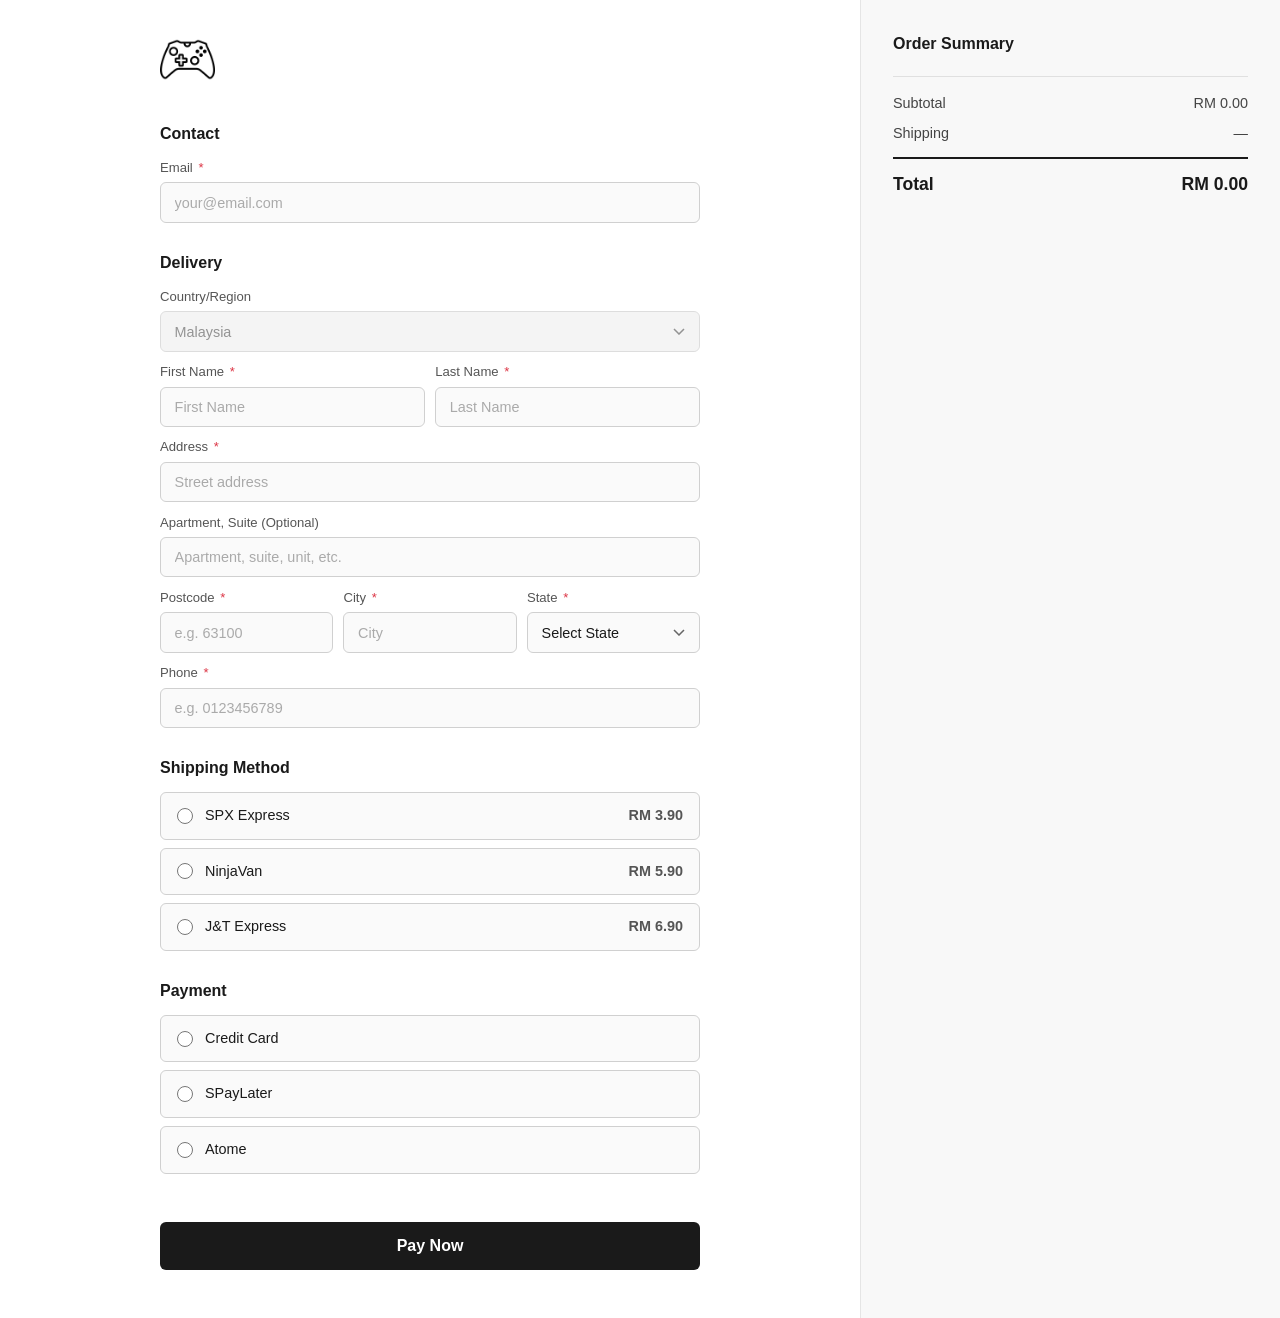
<file: public/pages/shopping/checkout.html>
<!doctype html>
<html lang="en">
  <head>
    <meta charset="UTF-8" />
    <meta name="viewport" content="width=device-width, initial-scale=1.0" />
    <meta
      name="description"
      content="Complete your purchase — enter shipping details and payment method."
    />
    <title>Checkout — Gaming Store</title>
    <link rel="stylesheet" href="../../css/checkout.css" />
  </head>
  <body>
    <!-- ========== LOADING OVERLAY ========== -->
    <div class="checkout-loading" id="checkout-loading">
      <div class="spinner"></div>
      <p>Processing your order...</p>
    </div>

    <!-- ========== MAIN CHECKOUT LAYOUT ========== -->
    <main class="checkout-page">
      <div class="checkout-layout">
        <!-- ======== LEFT COLUMN: FORM ======== -->
        <div class="checkout-form-container">
          <!-- Store Logo -->
          <div class="checkout-logo">
            <a href="/gaming-store-webapp/public/">
              <img src="../../assets/store-logo.png" alt="Gaming Store Logo" />
            </a>
          </div>

          <form id="checkout-form" novalidate autocomplete="on">
            <!-- ---- Contact ---- -->
            <section class="form-section">
              <h2 class="form-section-title">Contact</h2>
              <div class="form-group" id="group-email">
                <label class="form-label" for="email"
                  >Email <span class="required-marker">*</span></label
                >
                <input
                  type="email"
                  id="email"
                  name="email"
                  class="form-input"
                  placeholder="your@email.com"
                  required
                  autocomplete="email"
                />
                <span class="error-msg" id="error-email"></span>
              </div>
            </section>

            <!-- ---- Delivery ---- -->
            <section class="form-section">
              <h2 class="form-section-title">Delivery</h2>

              <!-- Country/Region -->
              <div class="form-group" id="group-country">
                <label class="form-label" for="country">Country/Region</label>
                <select
                  id="country"
                  name="country"
                  class="form-select"
                  disabled
                >
                  <option value="Malaysia" selected>Malaysia</option>
                </select>
              </div>

              <!-- First / Last Name -->
              <div class="form-row">
                <div class="form-group" id="group-first_name">
                  <label class="form-label" for="first_name"
                    >First Name <span class="required-marker">*</span></label
                  >
                  <input
                    type="text"
                    id="first_name"
                    name="first_name"
                    class="form-input"
                    placeholder="First Name"
                    required
                    autocomplete="given-name"
                  />
                  <span class="error-msg" id="error-first_name"></span>
                </div>
                <div class="form-group" id="group-last_name">
                  <label class="form-label" for="last_name"
                    >Last Name <span class="required-marker">*</span></label
                  >
                  <input
                    type="text"
                    id="last_name"
                    name="last_name"
                    class="form-input"
                    placeholder="Last Name"
                    required
                    autocomplete="family-name"
                  />
                  <span class="error-msg" id="error-last_name"></span>
                </div>
              </div>

              <!-- Address -->
              <div class="form-group" id="group-address">
                <label class="form-label" for="address"
                  >Address <span class="required-marker">*</span></label
                >
                <input
                  type="text"
                  id="address"
                  name="address"
                  class="form-input"
                  placeholder="Street address"
                  required
                  autocomplete="address-line1"
                />
                <span class="error-msg" id="error-address"></span>
              </div>

              <!-- Apartment (optional) -->
              <div class="form-group" id="group-address2">
                <label class="form-label" for="address2"
                  >Apartment, Suite (Optional)</label
                >
                <input
                  type="text"
                  id="address2"
                  name="address2"
                  class="form-input"
                  placeholder="Apartment, suite, unit, etc."
                  autocomplete="address-line2"
                />
              </div>

              <!-- Postcode / City / State -->
              <div class="form-row three-col">
                <div class="form-group" id="group-postcode">
                  <label class="form-label" for="postcode"
                    >Postcode <span class="required-marker">*</span></label
                  >
                  <input
                    type="text"
                    id="postcode"
                    name="postcode"
                    class="form-input"
                    placeholder="e.g. 63100"
                    maxlength="5"
                    required
                    autocomplete="postal-code"
                  />
                  <span class="error-msg" id="error-postcode"></span>
                </div>
                <div class="form-group" id="group-city">
                  <label class="form-label" for="city"
                    >City <span class="required-marker">*</span></label
                  >
                  <input
                    type="text"
                    id="city"
                    name="city"
                    class="form-input"
                    placeholder="City"
                    required
                    autocomplete="address-level2"
                  />
                  <span class="error-msg" id="error-city"></span>
                </div>
                <div class="form-group" id="group-state">
                  <label class="form-label" for="state"
                    >State <span class="required-marker">*</span></label
                  >
                  <select id="state" name="state" class="form-select" required>
                    <option value="">Select State</option>
                    <option value="Johor">Johor</option>
                    <option value="Kedah">Kedah</option>
                    <option value="Kelantan">Kelantan</option>
                    <option value="Melaka">Melaka</option>
                    <option value="Negeri Sembilan">Negeri Sembilan</option>
                    <option value="Pahang">Pahang</option>
                    <option value="Perak">Perak</option>
                    <option value="Perlis">Perlis</option>
                    <option value="Pulau Pinang">Pulau Pinang</option>
                    <option value="Sabah">Sabah</option>
                    <option value="Sarawak">Sarawak</option>
                    <option value="Selangor">Selangor</option>
                    <option value="Terengganu">Terengganu</option>
                    <option value="W.P. Kuala Lumpur">W.P. Kuala Lumpur</option>
                    <option value="W.P. Labuan">W.P. Labuan</option>
                    <option value="W.P. Putrajaya">W.P. Putrajaya</option>
                  </select>
                  <span class="error-msg" id="error-state"></span>
                </div>
              </div>

              <!-- Phone -->
              <div class="form-group" id="group-phone">
                <label class="form-label" for="phone"
                  >Phone <span class="required-marker">*</span></label
                >
                <input
                  type="tel"
                  id="phone"
                  name="phone"
                  class="form-input"
                  placeholder="e.g. 0123456789"
                  required
                  autocomplete="tel"
                />
                <span class="error-msg" id="error-phone"></span>
              </div>
            </section>

            <!-- ---- Shipping Method ---- -->
            <section class="form-section">
              <h2 class="form-section-title">Shipping Method</h2>
              <div class="radio-group" id="group-shipping_method">
                <label class="radio-option" id="opt-spx">
                  <input
                    type="radio"
                    name="shipping_method"
                    value="spx_express"
                  />
                  <span class="option-label">SPX Express</span>
                  <span class="option-price" id="price-spx">RM 3.90</span>
                </label>
                <label class="radio-option" id="opt-ninjavan">
                  <input type="radio" name="shipping_method" value="ninjavan" />
                  <span class="option-label">NinjaVan</span>
                  <span class="option-price" id="price-ninjavan">RM 5.90</span>
                </label>
                <label class="radio-option" id="opt-jnt">
                  <input
                    type="radio"
                    name="shipping_method"
                    value="jnt_express"
                  />
                  <span class="option-label">J&T Express</span>
                  <span class="option-price" id="price-jnt">RM 6.90</span>
                </label>
                <span class="radio-error-msg" id="error-shipping_method"></span>
              </div>
            </section>

            <!-- ---- Payment ---- -->
            <section class="form-section">
              <h2 class="form-section-title">Payment</h2>
              <div class="radio-group" id="group-payment_method">
                <label class="radio-option" id="opt-credit-card">
                  <input
                    type="radio"
                    name="payment_method"
                    value="credit_card"
                  />
                  <span class="option-label">Credit Card</span>
                </label>
                <label class="radio-option" id="opt-spaylater">
                  <input type="radio" name="payment_method" value="spaylater" />
                  <span class="option-label">SPayLater</span>
                </label>
                <label class="radio-option" id="opt-atome">
                  <input type="radio" name="payment_method" value="atome" />
                  <span class="option-label">Atome</span>
                </label>
                <span class="radio-error-msg" id="error-payment_method"></span>
              </div>
            </section>

            <!-- ---- Submit ---- -->
            <button type="submit" class="pay-btn" id="pay-btn">Pay Now</button>
          </form>
        </div>

        <!-- ======== RIGHT COLUMN: ORDER SUMMARY ======== -->
        <aside class="checkout-summary">
          <h2 class="summary-title">Order Summary</h2>

          <!-- Items (populated by JS) -->
          <div id="summary-items">
            <!-- Rendered by checkout.js -->
          </div>

          <!-- Totals -->
          <div class="summary-totals">
            <div class="summary-row">
              <span>Subtotal</span>
              <span id="checkout-subtotal">RM 0.00</span>
            </div>
            <div class="summary-row">
              <span>Shipping</span>
              <span id="checkout-shipping">—</span>
            </div>
            <div class="summary-row total">
              <span>Total</span>
              <span id="checkout-total">RM 0.00</span>
            </div>
          </div>
        </aside>
      </div>
    </main>

    <script src="../../js/checkout.js"></script>
  </body>
</html>
</file>
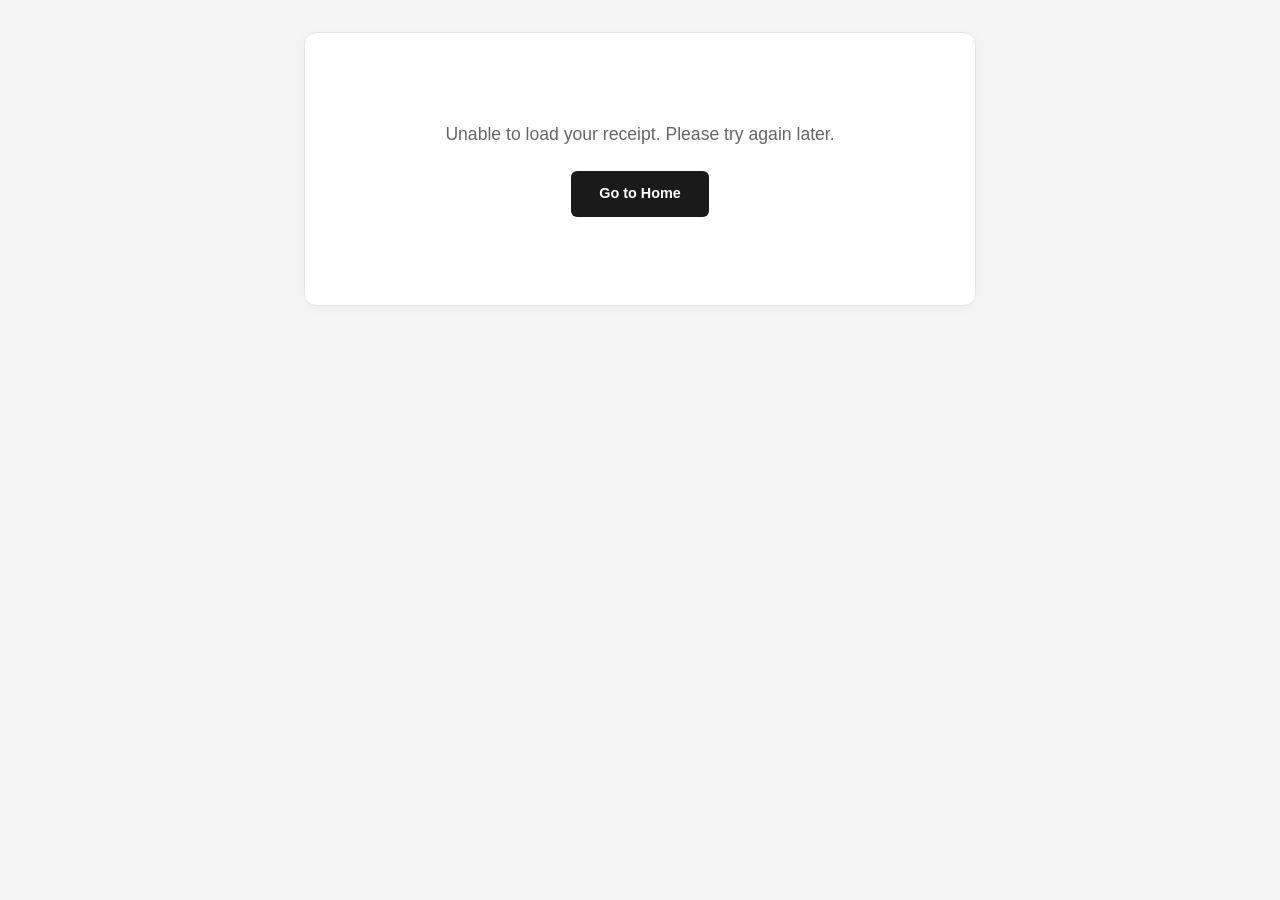
<file: public/pages/shopping/receipt.html>
<!doctype html>
<html lang="en">
  <head>
    <meta charset="UTF-8" />
    <meta name="viewport" content="width=device-width, initial-scale=1.0" />
    <meta
      name="description"
      content="Your order has been confirmed. Thank you for shopping with Gaming Store!"
    />
    <title>Order Confirmed — Gaming Store</title>
    <link rel="stylesheet" href="../../css/receipt.css" />
  </head>
  <body>
    <main class="receipt-page">
      <!-- Loading state -->
      <div class="receipt-loading" id="receipt-loading">
        <div class="spinner"></div>
        <p>Loading your receipt...</p>
      </div>

      <!-- Receipt card (populated by JS) -->
      <div class="receipt-card" id="receipt-card" style="display: none">
        <!-- ---- Green Checkmark ---- -->
        <div class="success-icon-container">
          <div class="success-checkmark">
            <svg class="checkmark-svg" viewBox="0 0 36 36">
              <polyline points="8 18 15 26 28 10" />
            </svg>
          </div>
        </div>

        <!-- ---- Heading ---- -->
        <div class="receipt-heading">
          <h1>Thank You for Your Order!</h1>
          <p>
            Your payment was successful. A confirmation will be sent to your
            email.
          </p>
        </div>

        <!-- ---- Key Info: Transaction ID, Order Number, Tracking ID ---- -->
        <div class="order-key-info">
          <div class="info-block">
            <p class="info-label">Transaction ID</p>
            <p class="info-value" id="transaction-id">—</p>
          </div>
          <div class="info-block">
            <p class="info-label">Order Number</p>
            <p class="info-value" id="order-number">—</p>
          </div>
          <div class="info-block">
            <p class="info-label">Tracking ID</p>
            <p class="info-value" id="tracking-id">—</p>
          </div>
        </div>

        <hr class="receipt-divider" />

        <!-- ---- Order Items ---- -->
        <div class="receipt-section">
          <h3 class="receipt-section-title">Order Items</h3>
          <div id="receipt-items-list">
            <!-- Rendered by receipt.js -->
          </div>
        </div>

        <hr class="receipt-divider" />

        <!-- ---- Delivery & Payment Info ---- -->
        <div class="receipt-section">
          <div class="receipt-info-grid">
            <div class="receipt-info-block">
              <h4>Delivery Address</h4>
              <p id="delivery-name">—</p>
              <p id="delivery-address">—</p>
              <p id="delivery-city">—</p>
              <p id="delivery-country">—</p>
              <p id="delivery-phone">—</p>
            </div>
            <div class="receipt-info-block">
              <h4>Shipping & Payment</h4>
              <p>Shipping: <strong id="shipping-method-name">—</strong></p>
              <p>Payment: <strong id="payment-method-name">—</strong></p>
              <p>Status: <strong id="order-status">Confirmed</strong></p>
            </div>
          </div>
        </div>

        <hr class="receipt-divider" />

        <!-- ---- Financial Totals ---- -->
        <div class="receipt-section receipt-totals">
          <div class="receipt-total-row">
            <span>Subtotal</span>
            <span id="receipt-subtotal">RM 0.00</span>
          </div>
          <div class="receipt-total-row">
            <span>Shipping</span>
            <span id="receipt-shipping">RM 0.00</span>
          </div>
          <div class="receipt-total-row final">
            <span>Total Paid</span>
            <span id="receipt-total">RM 0.00</span>
          </div>
        </div>

        <!-- ---- Action Buttons ---- -->
        <div class="receipt-actions">
          <a href="/gaming-store-webapp/public/" class="btn-primary"
            >Continue Shopping</a
          >
          <a href="/gaming-store-webapp/public/" class="btn-outline">Home</a>
        </div>
      </div>
    </main>

    <script src="../../js/receipt.js"></script>
  </body>
</html>
</file>
<file: public/css/checkout.css>
/* ============================================================
   Checkout Page Styles
   CIT6224 Web Application Development | Member 3 (Cashier)
   ============================================================ */

* {
  box-sizing: border-box;
}

body {
  margin: 0;
  font-family:
    "Segoe UI",
    -apple-system,
    BlinkMacSystemFont,
    Roboto,
    Arial,
    sans-serif;
  background-color: #ffffff;
  color: #1a1a1a;
  line-height: 1.5;
}

/* ---- Two-Column Layout ---- */
.checkout-page {
  min-height: 100vh;
}

.checkout-layout {
  display: flex;
  min-height: 100vh;
}

/* ---- Left Column: Form ---- */
.checkout-form-container {
  flex: 1;
  max-width: 620px;
  padding: 2rem 2.5rem 3rem;
  margin: 0 auto;
}

.back-btn {
  background-color: black;
  border-radius: 5px;
  color: white;
  text-decoration: none;
  margin-bottom: 1rem;
  padding: 0.5rem 0.75rem;
}

.checkout-logo {
  margin-bottom: 1.75rem;
}

.checkout-logo img {
  height: 55px;
  width: auto;
}

/* ---- Form Sections ---- */
.form-section {
  margin-bottom: 1.75rem;
}

.form-section-title {
  font-size: 1rem;
  font-weight: 700;
  margin: 0 0 0.75rem;
  color: #1a1a1a;
}

/* ---- Form Groups ---- */
.form-group {
  margin-bottom: 0.65rem;
  position: relative;
}

.form-label {
  display: block;
  font-size: 0.82rem;
  font-weight: 500;
  color: #555;
  margin-bottom: 0.3rem;
  transition: color 0.2s ease;
}

.required-marker {
  color: #dc3545;
  margin-left: 2px;
}

.form-input,
.form-select {
  width: 100%;
  padding: 0.7rem 0.85rem;
  border: 1px solid #d0d0d0;
  border-radius: 6px;
  font-size: 0.9rem;
  font-family: inherit;
  background: #fafafa;
  color: #1a1a1a;
  transition:
    border-color 0.2s ease,
    background-color 0.2s ease,
    box-shadow 0.2s ease;
  outline: none;
}

.form-input::placeholder {
  color: #aaa;
}

.form-input:focus,
.form-select:focus {
  border-color: #1a1a1a;
  background: #ffffff;
  box-shadow: 0 0 0 2px rgba(26, 26, 26, 0.08);
}

.form-select {
  cursor: pointer;
  appearance: none;
  background-image: url("data:image/svg+xml,%3Csvg xmlns='http://www.w3.org/2000/svg' width='12' height='7'%3E%3Cpath d='M1 1l5 5 5-5' stroke='%23666' stroke-width='1.5' fill='none'/%3E%3C/svg%3E");
  background-repeat: no-repeat;
  background-position: right 0.85rem center;
  padding-right: 2.5rem;
}

.form-select:disabled {
  background-color: #f0f0f0;
  color: #666;
  cursor: default;
}

/* ---- Error State ---- */
.form-group.has-error .form-label {
  color: #dc3545;
  font-weight: 600;
}

.form-group.has-error .form-input,
.form-group.has-error .form-select {
  border-color: #dc3545;
  background-color: #fff8f8;
  box-shadow: 0 0 0 2px rgba(220, 53, 69, 0.1);
}

.error-msg {
  display: none;
  color: #dc3545;
  font-size: 0.78rem;
  margin-top: 0.3rem;
  font-weight: 500;
}

.form-group.has-error .error-msg {
  display: block;
}

/* ---- Form Row (side-by-side) ---- */
.form-row {
  display: flex;
  gap: 0.65rem;
}

.form-row .form-group {
  flex: 1;
}

.form-row.three-col .form-group {
  flex: 1;
}

/* ---- Radio Options (Shipping & Payment) ---- */
.radio-group {
  display: flex;
  flex-direction: column;
  gap: 0.5rem;
}

.radio-group.has-error .radio-option {
  border-color: #dc3545;
}

.radio-option {
  display: flex;
  align-items: center;
  padding: 0.75rem 1rem;
  border: 1px solid #d0d0d0;
  border-radius: 6px;
  cursor: pointer;
  background: #fafafa;
  transition:
    border-color 0.2s ease,
    background-color 0.2s ease,
    box-shadow 0.2s ease;
}

.radio-option:hover {
  border-color: #999;
  background: #f5f5f5;
}

.radio-option input[type="radio"] {
  margin: 0;
  margin-right: 0.75rem;
  accent-color: #1a1a1a;
  width: 16px;
  height: 16px;
  flex-shrink: 0;
}

.radio-option.selected {
  border-color: #1a1a1a;
  background: #ffffff;
  box-shadow: 0 0 0 1px #1a1a1a;
}

.option-label {
  flex: 1;
  font-weight: 500;
  font-size: 0.9rem;
}

.option-price {
  font-weight: 600;
  font-size: 0.9rem;
  color: #555;
}

.option-price.free {
  color: #28a745;
}

.radio-error-msg {
  display: none;
  color: #dc3545;
  font-size: 0.78rem;
  margin-top: 0.3rem;
  font-weight: 500;
}

.radio-group.has-error .radio-error-msg {
  display: block;
}

/* ---- Pay Now Button ---- */
.pay-btn {
  width: 100%;
  padding: 0.95rem;
  background: #1a1a1a;
  color: #ffffff;
  border: none;
  border-radius: 6px;
  font-size: 1rem;
  font-weight: 700;
  font-family: inherit;
  cursor: pointer;
  margin-top: 1.25rem;
  transition:
    background 0.2s ease,
    transform 0.1s ease;
}

.pay-btn:hover:not(:disabled) {
  background: #333;
}

.pay-btn:active:not(:disabled) {
  transform: scale(0.99);
}

.pay-btn:disabled {
  background: #999;
  cursor: not-allowed;
}

/* ---- Right Column: Order Summary ---- */
.checkout-summary {
  width: 420px;
  flex-shrink: 0;
  background: #f8f8f8;
  border-left: 1px solid #e5e5e5;
  padding: 2rem 2rem 3rem;
}

.summary-title {
  font-size: 1rem;
  font-weight: 700;
  margin: 0 0 1.25rem;
  color: #1a1a1a;
}

/* ---- Summary Items ---- */
.summary-item {
  display: flex;
  align-items: center;
  gap: 0.85rem;
  padding-bottom: 0.85rem;
  margin-bottom: 0.85rem;
  border-bottom: 1px solid #e8e8e8;
}

.summary-item:last-child {
  border-bottom: none;
  margin-bottom: 0;
}

.summary-item-img-wrap {
  position: relative;
  flex-shrink: 0;
}

.summary-item-img {
  width: 60px;
  height: 60px;
  object-fit: contain;
  border: 1px solid #e0e0e0;
  border-radius: 6px;
  background: #ffffff;
}

.summary-item-qty-badge {
  position: absolute;
  top: -6px;
  right: -6px;
  background: #555;
  color: #fff;
  font-size: 0.7rem;
  font-weight: 600;
  width: 20px;
  height: 20px;
  border-radius: 50%;
  display: flex;
  align-items: center;
  justify-content: center;
}

.summary-item-info {
  flex: 1;
  min-width: 0;
}

.summary-item-name {
  font-weight: 500;
  font-size: 0.88rem;
  margin: 0;
  white-space: nowrap;
  overflow: hidden;
  text-overflow: ellipsis;
}

.summary-item-variant {
  font-size: 0.78rem;
  color: #888;
  margin: 0.15rem 0 0;
}

.summary-item-price {
  font-weight: 600;
  font-size: 0.9rem;
  flex-shrink: 0;
}

/* ---- Summary Totals ---- */
.summary-totals {
  margin-top: 1.25rem;
  padding-top: 1rem;
  border-top: 1px solid #e0e0e0;
}

.summary-row {
  display: flex;
  justify-content: space-between;
  margin-bottom: 0.55rem;
  font-size: 0.9rem;
  color: #444;
}

.summary-row.total {
  border-top: 2px solid #1a1a1a;
  padding-top: 0.75rem;
  margin-top: 0.75rem;
  font-weight: 700;
  font-size: 1.1rem;
  color: #1a1a1a;
}

.summary-row .free-label {
  color: #28a745;
  font-weight: 600;
}

/* ---- Loading Overlay ---- */
.checkout-loading {
  display: none;
  position: fixed;
  top: 0;
  left: 0;
  width: 100%;
  height: 100%;
  background: rgba(255, 255, 255, 0.85);
  z-index: 1000;
  align-items: center;
  justify-content: center;
  flex-direction: column;
}

.checkout-loading.active {
  display: flex;
}

.checkout-loading .spinner {
  width: 36px;
  height: 36px;
  border: 3px solid #e5e5e5;
  border-top-color: #1a1a1a;
  border-radius: 50%;
  animation: spin 0.7s linear infinite;
  margin-bottom: 1rem;
}

.checkout-loading p {
  color: #555;
  font-size: 0.95rem;
}

@keyframes spin {
  to {
    transform: rotate(360deg);
  }
}

/* ---- Responsive ---- */
@media (max-width: 900px) {
  .checkout-layout {
    flex-direction: column-reverse;
  }

  .checkout-form-container {
    max-width: 100%;
    padding: 1.5rem;
  }

  .checkout-summary {
    width: 100%;
    border-left: none;
    border-bottom: 1px solid #e5e5e5;
    padding: 1.5rem;
  }
}

@media (max-width: 480px) {
  .form-row {
    flex-direction: column;
    gap: 0;
  }

  .form-row.three-col {
    flex-direction: column;
    gap: 0;
  }

  .checkout-form-container {
    padding: 1rem;
  }
}
</file>
<file: public/css/receipt.css>
/* ============================================================
   Receipt / Thank You Page Styles
   CIT6224 Web Application Development | Member 3 (Cashier)
   ============================================================ */

* {
    box-sizing: border-box;
}

body {
    margin: 0;
    font-family: 'Segoe UI', -apple-system, BlinkMacSystemFont, Roboto, Arial, sans-serif;
    background-color: #f5f5f5;
    color: #1a1a1a;
    line-height: 1.5;
}

/* ---- Page Layout ---- */
.receipt-page {
    max-width: 720px;
    margin: 2rem auto;
    padding: 0 1.5rem 2rem;
}

/* ---- Receipt Card ---- */
.receipt-card {
    background: #ffffff;
    border: 1px solid #e5e5e5;
    border-radius: 12px;
    padding: 2.5rem 2rem;
    box-shadow: 0 2px 12px rgba(0, 0, 0, 0.04);
}

/* ---- Green Checkmark ---- */
.success-icon-container {
    text-align: center;
    margin-bottom: 1.5rem;
}

.success-checkmark {
    width: 72px;
    height: 72px;
    border-radius: 50%;
    background: #28a745;
    display: inline-flex;
    align-items: center;
    justify-content: center;
    animation: checkmarkPop 0.5s ease-out;
    box-shadow: 0 4px 14px rgba(40, 167, 69, 0.3);
}

.checkmark-svg {
    width: 36px;
    height: 36px;
}

.checkmark-svg polyline {
    fill: none;
    stroke: #ffffff;
    stroke-width: 3;
    stroke-linecap: round;
    stroke-linejoin: round;
    stroke-dasharray: 40;
    stroke-dashoffset: 40;
    animation: checkmarkDraw 0.4s ease-out 0.3s forwards;
}

@keyframes checkmarkPop {
    0% { transform: scale(0); opacity: 0; }
    60% { transform: scale(1.15); }
    100% { transform: scale(1); opacity: 1; }
}

@keyframes checkmarkDraw {
    to { stroke-dashoffset: 0; }
}

/* ---- Heading ---- */
.receipt-heading {
    text-align: center;
    margin-bottom: 2rem;
}

.receipt-heading h1 {
    font-size: 1.5rem;
    font-weight: 700;
    margin: 0 0 0.35rem;
}

.receipt-heading p {
    color: #666;
    font-size: 0.9rem;
    margin: 0;
}

/* ---- Key Info Grid (Transaction ID, Order Number, Tracking) ---- */
.order-key-info {
    display: grid;
    grid-template-columns: repeat(3, 1fr);
    gap: 0.75rem;
    margin-bottom: 2rem;
}

.info-block {
    padding: 0.85rem 0.75rem;
    background: #f8f8f8;
    border: 1px solid #eee;
    border-radius: 8px;
    text-align: center;
}

.info-label {
    font-size: 0.7rem;
    text-transform: uppercase;
    letter-spacing: 0.6px;
    color: #888;
    margin: 0 0 0.3rem;
    font-weight: 600;
}

.info-value {
    font-weight: 700;
    font-size: 0.85rem;
    margin: 0;
    word-break: break-all;
    color: #1a1a1a;
}

/* ---- Section Divider ---- */
.receipt-divider {
    height: 1px;
    background: #eee;
    margin: 1.5rem 0;
    border: none;
}

/* ---- Order Items ---- */
.receipt-section {
    margin-bottom: 1.5rem;
}

.receipt-section-title {
    font-size: 0.9rem;
    font-weight: 700;
    margin: 0 0 0.75rem;
    color: #1a1a1a;
    text-transform: uppercase;
    letter-spacing: 0.3px;
}

.receipt-item {
    display: flex;
    align-items: center;
    gap: 0.85rem;
    padding: 0.55rem 0;
    border-bottom: 1px solid #f2f2f2;
}

.receipt-item:last-child {
    border-bottom: none;
}

.receipt-item-img {
    width: 44px;
    height: 44px;
    object-fit: contain;
    border-radius: 4px;
    border: 1px solid #eee;
    background: #fafafa;
    flex-shrink: 0;
}

.receipt-item-name {
    flex: 1;
    font-size: 0.88rem;
    font-weight: 500;
    min-width: 0;
    white-space: nowrap;
    overflow: hidden;
    text-overflow: ellipsis;
}

.receipt-item-qty {
    color: #888;
    font-size: 0.82rem;
    flex-shrink: 0;
    margin: 0 0.5rem;
}

.receipt-item-price {
    font-weight: 600;
    font-size: 0.88rem;
    flex-shrink: 0;
    min-width: 70px;
    text-align: right;
}

/* ---- Delivery & Payment Info ---- */
.receipt-info-grid {
    display: grid;
    grid-template-columns: 1fr 1fr;
    gap: 1.25rem;
}

.receipt-info-block h4 {
    font-size: 0.8rem;
    font-weight: 700;
    text-transform: uppercase;
    letter-spacing: 0.3px;
    color: #888;
    margin: 0 0 0.4rem;
}

.receipt-info-block p {
    margin: 0.2rem 0;
    font-size: 0.88rem;
    color: #444;
}

/* ---- Totals ---- */
.receipt-totals {
    margin-top: 0.5rem;
}

.receipt-total-row {
    display: flex;
    justify-content: space-between;
    margin-bottom: 0.45rem;
    font-size: 0.9rem;
    color: #444;
}

.receipt-total-row.final {
    border-top: 2px solid #1a1a1a;
    padding-top: 0.65rem;
    margin-top: 0.65rem;
    font-weight: 700;
    font-size: 1.1rem;
    color: #1a1a1a;
}

.receipt-total-row .free-label {
    color: #28a745;
    font-weight: 600;
}

/* ---- Action Buttons ---- */
.receipt-actions {
    display: flex;
    gap: 0.75rem;
    justify-content: center;
    margin-top: 2rem;
}

.btn-primary {
    display: inline-flex;
    align-items: center;
    justify-content: center;
    padding: 0.75rem 1.75rem;
    background: #1a1a1a;
    color: #ffffff;
    border: none;
    border-radius: 6px;
    font-weight: 600;
    font-size: 0.9rem;
    font-family: inherit;
    cursor: pointer;
    text-decoration: none;
    transition: background 0.2s ease;
}

.btn-primary:hover {
    background: #333;
}

.btn-primary:visited {
    color: #ffffff;
}

.btn-outline {
    display: inline-flex;
    align-items: center;
    justify-content: center;
    padding: 0.75rem 1.75rem;
    background: #ffffff;
    color: #1a1a1a;
    border: 2px solid #1a1a1a;
    border-radius: 6px;
    font-weight: 600;
    font-size: 0.9rem;
    font-family: inherit;
    cursor: pointer;
    text-decoration: none;
    transition: background 0.2s ease;
}

.btn-outline:hover {
    background: #f5f5f5;
}

.btn-outline:visited {
    color: #1a1a1a;
}

/* ---- Error State (no order) ---- */
.receipt-error {
    text-align: center;
    padding: 3rem 2rem;
}

.receipt-error p {
    font-size: 1.1rem;
    color: #666;
    margin: 0 0 1.5rem;
}

/* ---- Loading ---- */
.receipt-loading {
    text-align: center;
    padding: 4rem 2rem;
    color: #999;
}

.receipt-loading .spinner {
    display: inline-block;
    width: 28px;
    height: 28px;
    border: 3px solid #e5e5e5;
    border-top-color: #1a1a1a;
    border-radius: 50%;
    animation: spin 0.7s linear infinite;
    margin-bottom: 0.75rem;
}

@keyframes spin {
    to { transform: rotate(360deg); }
}

/* ---- Responsive ---- */
@media (max-width: 600px) {
    .receipt-card {
        padding: 1.5rem 1.25rem;
    }

    .order-key-info {
        grid-template-columns: 1fr;
    }

    .receipt-info-grid {
        grid-template-columns: 1fr;
    }

    .receipt-actions {
        flex-direction: column;
    }

    .btn-primary,
    .btn-outline {
        width: 100%;
    }
}
</file>
